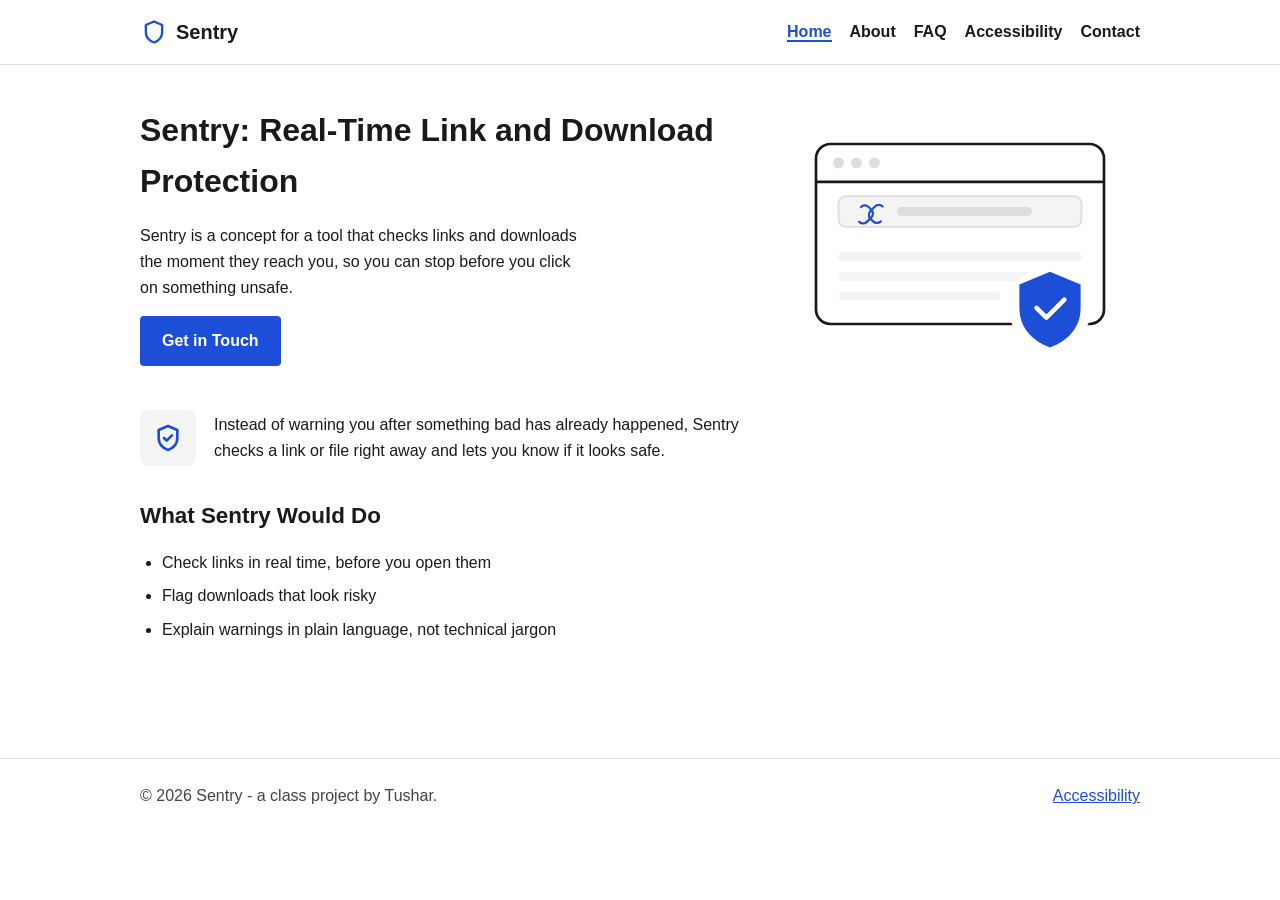
<file: index.html>
<!DOCTYPE html>
<html lang="en">
<head>
<meta charset="UTF-8">
<meta name="viewport" content="width=device-width, initial-scale=1.0">
<title>Sentry - Real-Time Link and Download Protection</title>
<meta name="description" content="Sentry is a concept for real-time link and download protection that warns you before you click on something unsafe.">
<link rel="icon" type="image/svg+xml" href="icons/shield.svg">
<link rel="stylesheet" href="style.css">
</head>
<body>

<header>
  <div class="container nav-wrap">
    <a href="index.html" class="logo">
      <img src="icons/shield.svg" alt="" width="28" height="28">
      Sentry
    </a>
    <nav aria-label="Main">
      <ul>
        <li><a href="index.html" aria-current="page">Home</a></li>
        <li><a href="about.html">About</a></li>
        <li><a href="faq.html">FAQ</a></li>
        <li><a href="accessibility.html">Accessibility</a></li>
        <li><a href="contact.html">Contact</a></li>
      </ul>
    </nav>
  </div>
</header>

<main>
  <div class="container">
    <div class="hero">
      <div class="hero-text">
        <h1>Sentry: Real-Time Link and Download Protection</h1>
        <p>Sentry is a concept for a tool that checks links and downloads the moment they reach you, so you can stop before you click on something unsafe.</p>
        <p><a href="contact.html" class="btn">Get in Touch</a></p>
      </div>
      <img src="icons/scan-safe.svg" alt="Illustration of a browser window where Sentry link protection has checked a link and marked it safe with a shield checkmark badge" class="hero-illustration">
    </div>

    <section aria-label="What makes Sentry different">
      <div class="icon-block">
        <img src="icons/check-shield.svg" alt="Sentry shield with a checkmark, representing a link that has been verified as safe" width="56" height="56">
        <p>Instead of warning you after something bad has already happened, Sentry checks a link or file right away and lets you know if it looks safe.</p>
      </div>
    </section>

    <section aria-labelledby="what-heading">
      <h2 id="what-heading">What Sentry Would Do</h2>
      <ul class="plain">
        <li>Check links in real time, before you open them</li>
        <li>Flag downloads that look risky</li>
        <li>Explain warnings in plain language, not technical jargon</li>
      </ul>
    </section>
  </div>
</main>

<footer>
  <div class="container footer-wrap">
    <p>&copy; 2026 Sentry - a class project by Tushar.</p>
    <p><a href="accessibility.html">Accessibility</a></p>
  </div>
</footer>

<script src="script.js"></script>
</body>
</html>
</file>
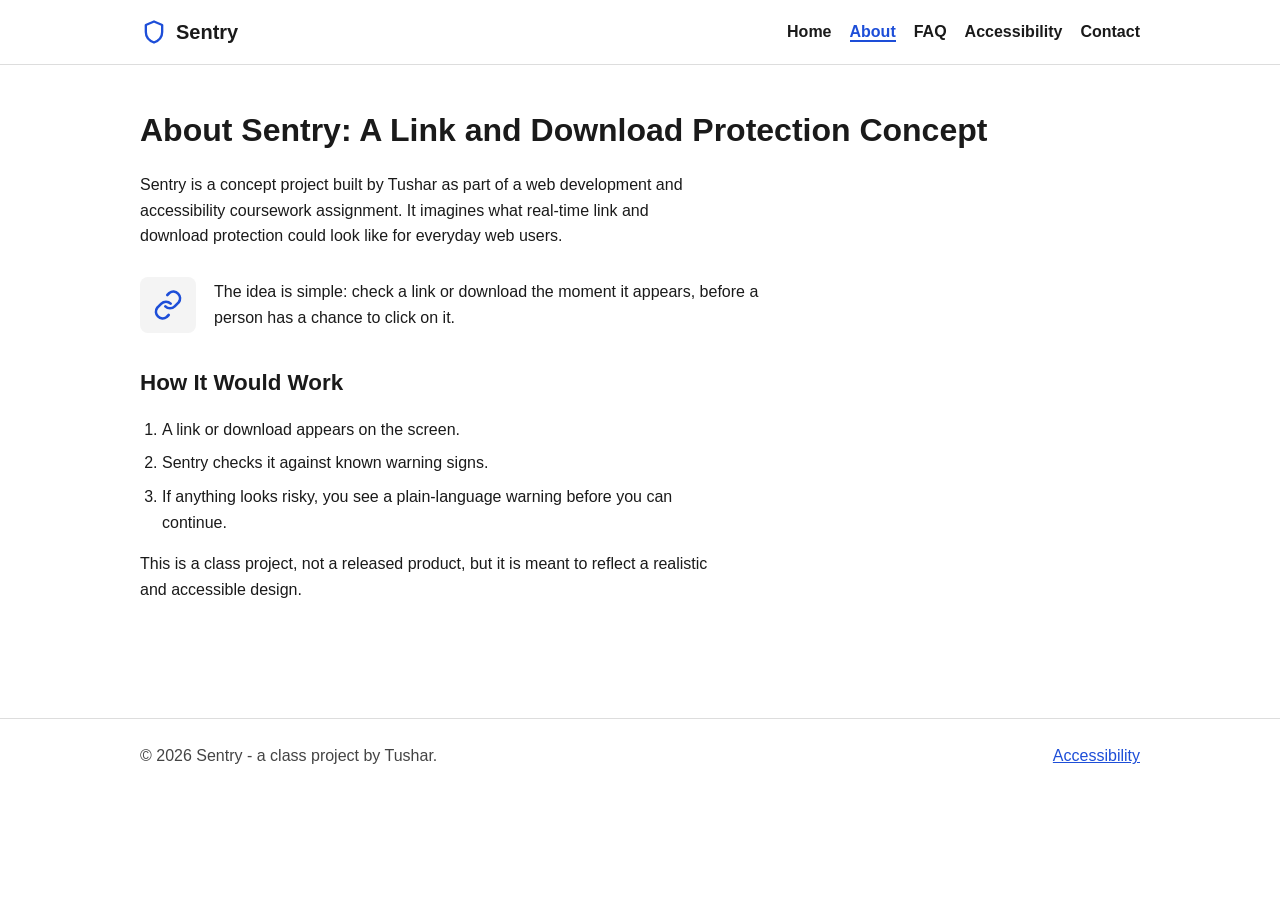
<file: about.html>
<!DOCTYPE html>
<html lang="en">
<head>
<meta charset="UTF-8">
<meta name="viewport" content="width=device-width, initial-scale=1.0">
<title>About Sentry - Link and Download Protection Concept</title>
<meta name="description" content="About the Sentry concept: a link and download protection tool built as a web development coursework project.">
<link rel="icon" type="image/svg+xml" href="icons/shield.svg">
<link rel="stylesheet" href="style.css">
</head>
<body>

<header>
  <div class="container nav-wrap">
    <a href="index.html" class="logo">
      <img src="icons/shield.svg" alt="" width="28" height="28">
      Sentry
    </a>
    <nav aria-label="Main">
      <ul>
        <li><a href="index.html">Home</a></li>
        <li><a href="about.html" aria-current="page">About</a></li>
        <li><a href="faq.html">FAQ</a></li>
        <li><a href="accessibility.html">Accessibility</a></li>
        <li><a href="contact.html">Contact</a></li>
      </ul>
    </nav>
  </div>
</header>

<main>
  <div class="container">
    <h1>About Sentry: A Link and Download Protection Concept</h1>
    <p>Sentry is a concept project built by Tushar as part of a web development and accessibility coursework assignment. It imagines what real-time link and download protection could look like for everyday web users.</p>

    <section aria-label="The core idea">
      <div class="icon-block">
        <img src="icons/link.svg" alt="Chain link icon representing a web link checked by Sentry link protection" width="56" height="56">
        <p>The idea is simple: check a link or download the moment it appears, before a person has a chance to click on it.</p>
      </div>
    </section>

    <section aria-labelledby="how-heading">
      <h2 id="how-heading">How It Would Work</h2>
      <ol class="plain">
        <li>A link or download appears on the screen.</li>
        <li>Sentry checks it against known warning signs.</li>
        <li>If anything looks risky, you see a plain-language warning before you can continue.</li>
      </ol>
    </section>

    <p>This is a class project, not a released product, but it is meant to reflect a realistic and accessible design.</p>
  </div>
</main>

<footer>
  <div class="container footer-wrap">
    <p>&copy; 2026 Sentry - a class project by Tushar.</p>
    <p><a href="accessibility.html">Accessibility</a></p>
  </div>
</footer>

<script src="script.js"></script>
</body>
</html>
</file>
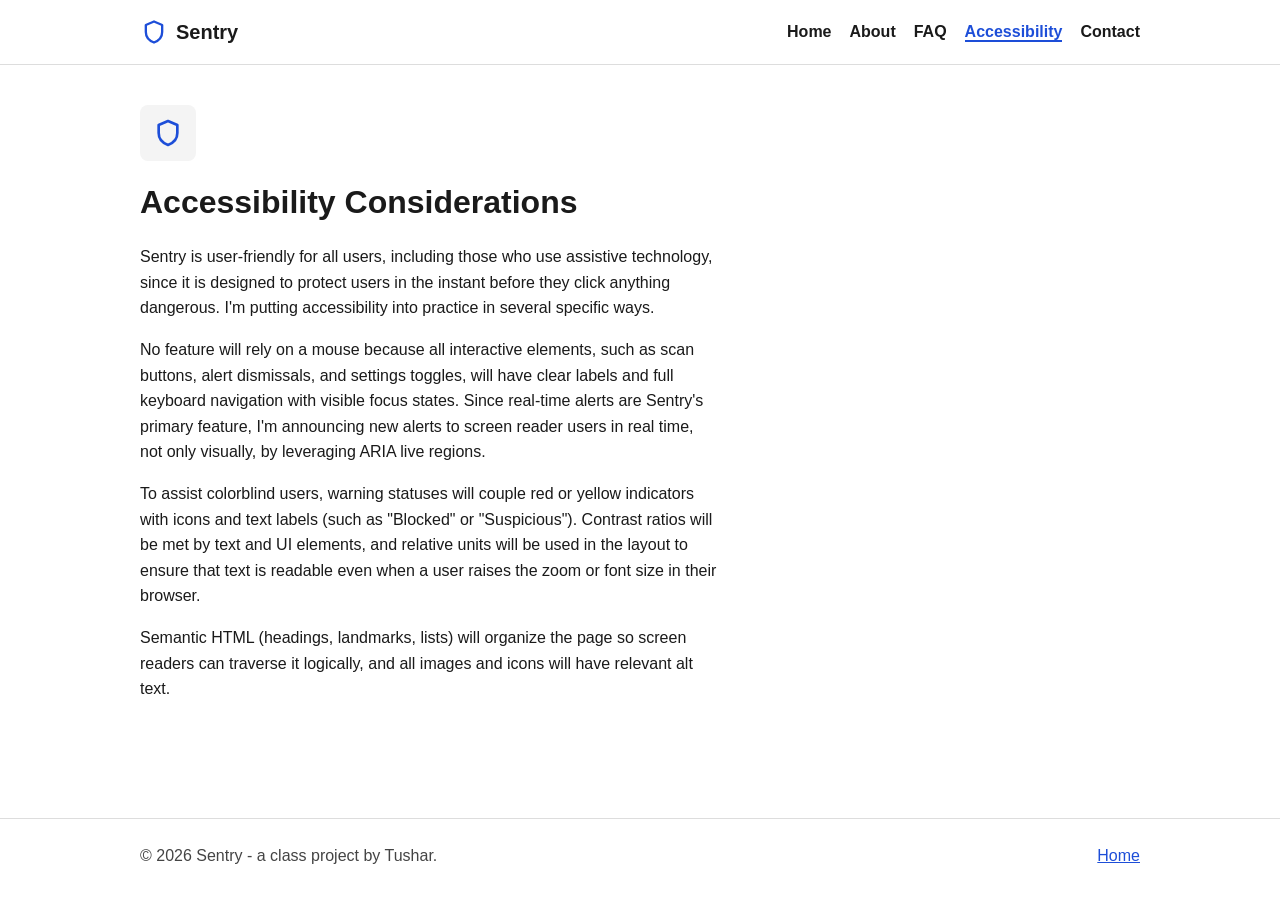
<file: accessibility.html>
<!DOCTYPE html>
<html lang="en">
<head>
<meta charset="UTF-8">
<meta name="viewport" content="width=device-width, initial-scale=1.0">
<title>Accessibility Considerations - Sentry</title>
<meta name="description" content="How Sentry approaches accessibility: keyboard navigation, screen reader support, color-blind-safe alerts, and WCAG-compliant contrast and text sizing.">
<link rel="icon" type="image/svg+xml" href="icons/shield.svg">
<link rel="stylesheet" href="style.css">
</head>
<body>

<header>
  <div class="container nav-wrap">
    <a href="index.html" class="logo">
      <img src="icons/shield.svg" alt="" width="28" height="28">
      Sentry
    </a>
    <nav aria-label="Main">
      <ul>
        <li><a href="index.html">Home</a></li>
        <li><a href="about.html">About</a></li>
        <li><a href="faq.html">FAQ</a></li>
        <li><a href="accessibility.html" aria-current="page">Accessibility</a></li>
        <li><a href="contact.html">Contact</a></li>
      </ul>
    </nav>
  </div>
</header>

<main>
  <div class="container">
    <img src="icons/shield.svg" alt="Sentry shield icon" width="56" height="56" class="page-icon">
    <h1>Accessibility Considerations</h1>

    <p>Sentry is user-friendly for all users, including those who use assistive technology, since it is designed to protect users in the instant before they click anything dangerous. I'm putting accessibility into practice in several specific ways.</p>

    <p>No feature will rely on a mouse because all interactive elements, such as scan buttons, alert dismissals, and settings toggles, will have clear labels and full keyboard navigation with visible focus states. Since real-time alerts are Sentry's primary feature, I'm announcing new alerts to screen reader users in real time, not only visually, by leveraging ARIA live regions.</p>

    <p>To assist colorblind users, warning statuses will couple red or yellow indicators with icons and text labels (such as "Blocked" or "Suspicious"). Contrast ratios will be met by text and UI elements, and relative units will be used in the layout to ensure that text is readable even when a user raises the zoom or font size in their browser.</p>

    <p>Semantic HTML (headings, landmarks, lists) will organize the page so screen readers can traverse it logically, and all images and icons will have relevant alt text.</p>
  </div>
</main>

<footer>
  <div class="container footer-wrap">
    <p>&copy; 2026 Sentry - a class project by Tushar.</p>
    <p><a href="index.html">Home</a></p>
  </div>
</footer>

<script src="script.js"></script>
</body>
</html>
</file>
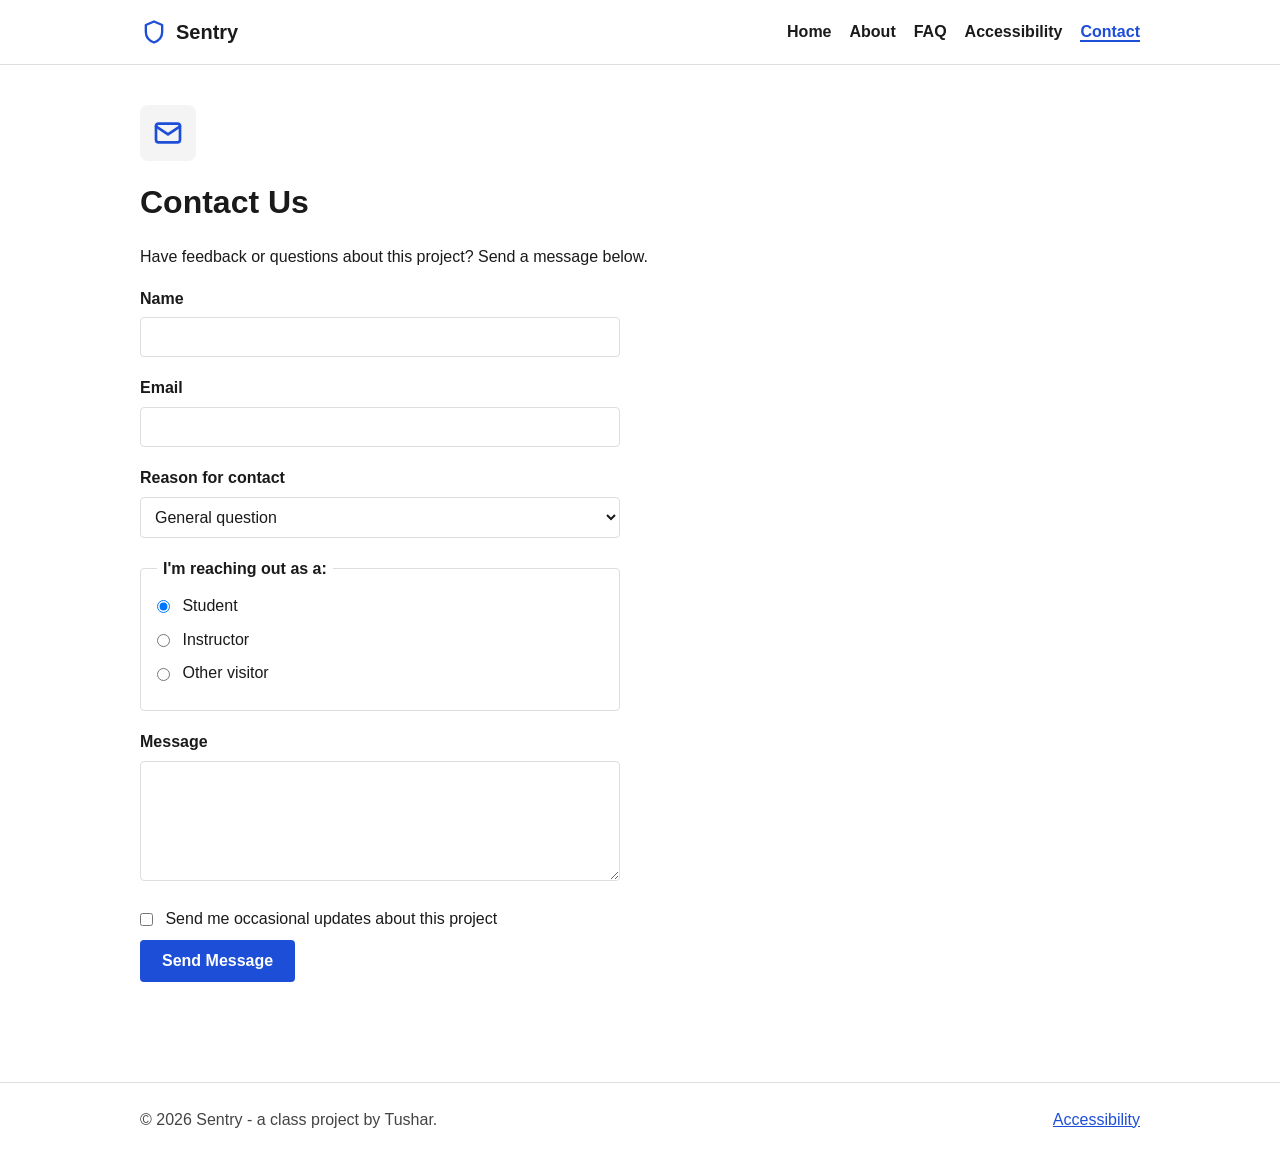
<file: contact.html>
<!DOCTYPE html>
<html lang="en">
<head>
<meta charset="UTF-8">
<meta name="viewport" content="width=device-width, initial-scale=1.0">
<title>Contact - Sentry</title>
<meta name="description" content="Get in touch about the Sentry project using this simple contact form.">
<link rel="icon" type="image/svg+xml" href="icons/shield.svg">
<link rel="stylesheet" href="style.css">
</head>
<body>

<header>
  <div class="container nav-wrap">
    <a href="index.html" class="logo">
      <img src="icons/shield.svg" alt="" width="28" height="28">
      Sentry
    </a>
    <nav aria-label="Main">
      <ul>
        <li><a href="index.html">Home</a></li>
        <li><a href="about.html">About</a></li>
        <li><a href="faq.html">FAQ</a></li>
        <li><a href="accessibility.html">Accessibility</a></li>
        <li><a href="contact.html" aria-current="page">Contact</a></li>
      </ul>
    </nav>
  </div>
</header>

<main>
  <div class="container">
    <img src="icons/mail.svg" alt="Envelope icon for contacting the Sentry project" width="56" height="56" class="page-icon">
    <h1>Contact Us</h1>
    <p>Have feedback or questions about this project? Send a message below.</p>

    <form id="contact-form" novalidate>
      <label for="name">Name</label>
      <input type="text" id="name" name="name" autocomplete="name" aria-describedby="name-error" required>
      <span class="field-error" id="name-error"></span>

      <label for="email">Email</label>
      <input type="email" id="email" name="email" autocomplete="email" aria-describedby="email-error" required>
      <span class="field-error" id="email-error"></span>

      <label for="reason">Reason for contact</label>
      <select id="reason" name="reason">
        <option value="question">General question</option>
        <option value="feedback">Feedback on the concept</option>
        <option value="issue">Report a possible issue</option>
      </select>

      <fieldset>
        <legend>I'm reaching out as a:</legend>
        <label class="radio-label"><input type="radio" name="role" value="student" checked> Student</label>
        <label class="radio-label"><input type="radio" name="role" value="instructor"> Instructor</label>
        <label class="radio-label"><input type="radio" name="role" value="other"> Other visitor</label>
      </fieldset>

      <label for="message">Message</label>
      <textarea id="message" name="message" aria-describedby="message-error" required></textarea>
      <span class="field-error" id="message-error"></span>

      <label class="checkbox-label"><input type="checkbox" id="updates" name="updates"> Send me occasional updates about this project</label>

      <button type="submit" class="btn">Send Message</button>

      <p class="confirm-msg" id="confirm-msg" role="status">Thanks! This is a demo form for a class project, so no message is actually sent anywhere.</p>
    </form>
  </div>
</main>

<footer>
  <div class="container footer-wrap">
    <p>&copy; 2026 Sentry - a class project by Tushar.</p>
    <p><a href="accessibility.html">Accessibility</a></p>
  </div>
</footer>

<script src="script.js"></script>
</body>
</html>
</file>
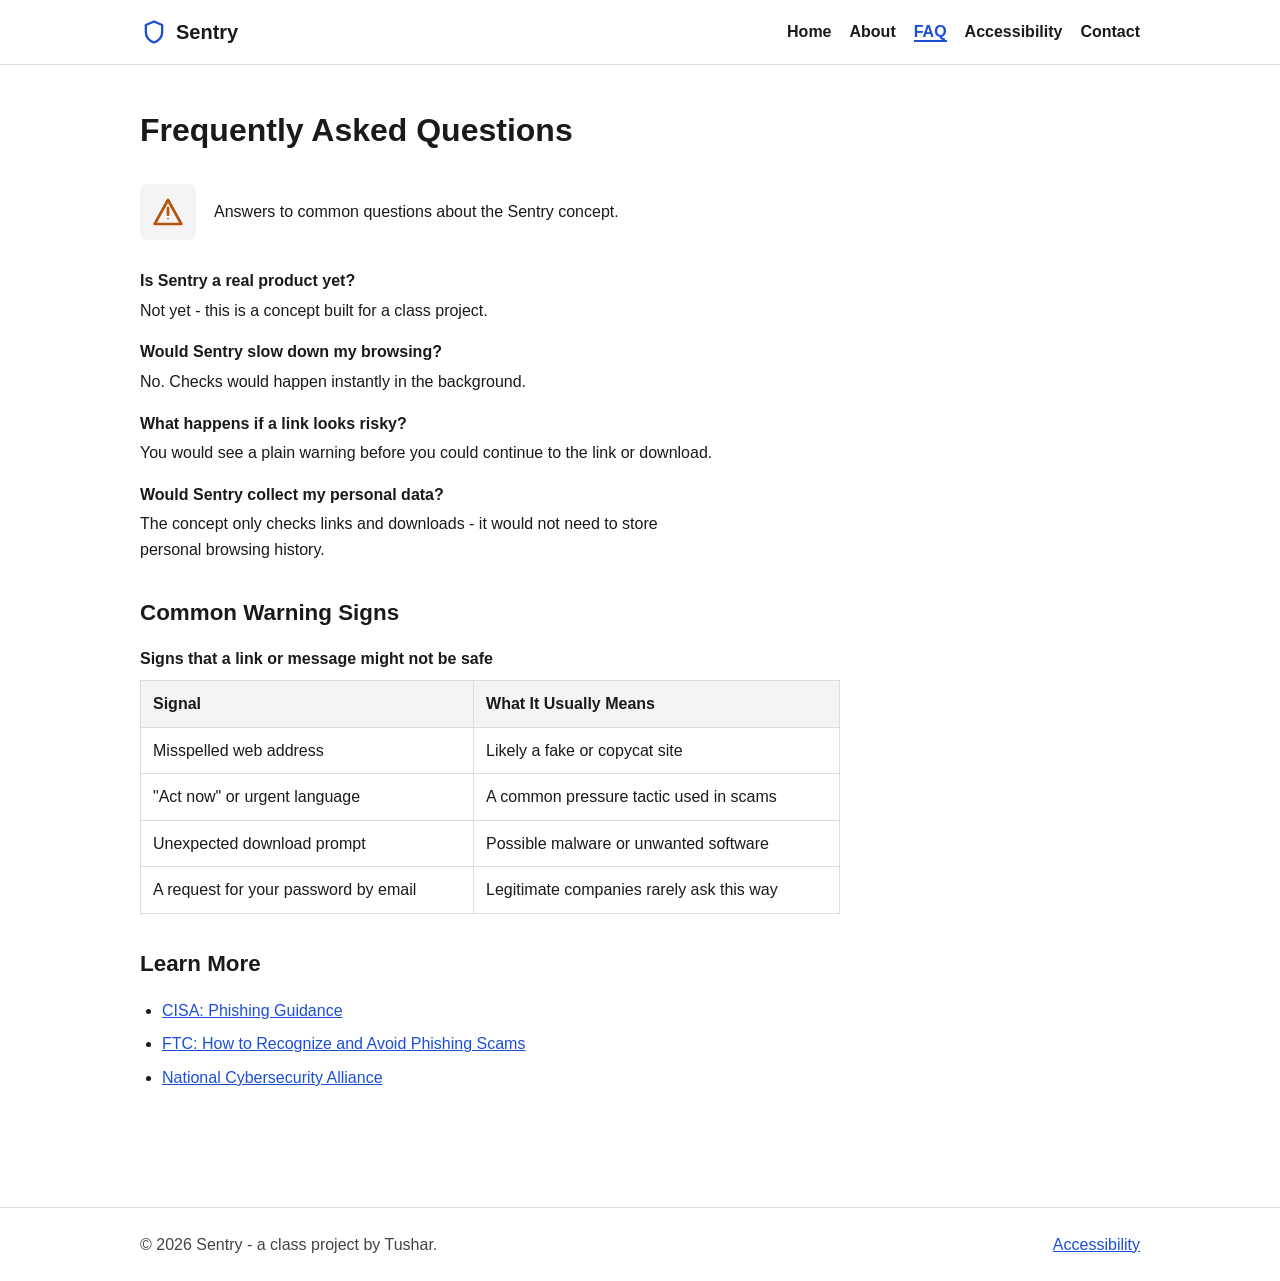
<file: FAQ.html>
<!DOCTYPE html>
<html lang="en">
<head>
<meta charset="UTF-8">
<meta name="viewport" content="width=device-width, initial-scale=1.0">
<title>FAQ - Sentry</title>
<meta name="description" content="Frequently asked questions about the Sentry concept, plus common phishing warning signs and links to learn more.">
<link rel="stylesheet" href="style.css">
</head>
<body>

<header>
  <div class="container nav-wrap">
    <a href="index.html" class="logo">
      <img src="icons/shield.svg" alt="" width="28" height="28">
      Sentry
    </a>
    <nav aria-label="Main">
      <ul>
        <li><a href="index.html">Home</a></li>
        <li><a href="about.html">About</a></li>
        <li><a href="faq.html" aria-current="page">FAQ</a></li>
        <li><a href="accessibility.html">Accessibility</a></li>
        <li><a href="contact.html">Contact</a></li>
      </ul>
    </nav>
  </div>
</header>

<main>
  <div class="container">
    <h1>Frequently Asked Questions</h1>

    <div class="icon-block">
      <img src="icons/warning.svg" alt="Warning triangle icon" width="40" height="40">
      <p>Answers to common questions about the Sentry concept.</p>
    </div>

    <dl>
      <dt>Is Sentry a real product yet?</dt>
      <dd>Not yet - this is a concept built for a class project.</dd>

      <dt>Would Sentry slow down my browsing?</dt>
      <dd>No. Checks would happen instantly in the background.</dd>

      <dt>What happens if a link looks risky?</dt>
      <dd>You would see a plain warning before you could continue to the link or download.</dd>

      <dt>Would Sentry collect my personal data?</dt>
      <dd>The concept only checks links and downloads - it would not need to store personal browsing history.</dd>
    </dl>

    <h2>Common Warning Signs</h2>
    <table>
      <caption>Signs that a link or message might not be safe</caption>
      <thead>
        <tr><th scope="col">Signal</th><th scope="col">What It Usually Means</th></tr>
      </thead>
      <tbody>
        <tr><td>Misspelled web address</td><td>Likely a fake or copycat site</td></tr>
        <tr><td>"Act now" or urgent language</td><td>A common pressure tactic used in scams</td></tr>
        <tr><td>Unexpected download prompt</td><td>Possible malware or unwanted software</td></tr>
        <tr><td>A request for your password by email</td><td>Legitimate companies rarely ask this way</td></tr>
      </tbody>
    </table>

    <h2>Learn More</h2>
    <ul class="plain">
      <li><a href="https://www.cisa.gov/resources-tools/resources/phishing-guidance-stopping-attack-cycle-phase-one" target="_blank" rel="noopener">CISA: Phishing Guidance</a></li>
      <li><a href="https://consumer.ftc.gov/articles/how-recognize-and-avoid-phishing-scams" target="_blank" rel="noopener">FTC: How to Recognize and Avoid Phishing Scams</a></li>
      <li><a href="https://staysafeonline.org/" target="_blank" rel="noopener">National Cybersecurity Alliance</a></li>
    </ul>
  </div>
</main>

<footer>
  <div class="container footer-wrap">
    <p>&copy; 2026 Sentry - a class project by Tushar.</p>
    <p><a href="accessibility.html">Accessibility</a></p>
  </div>
</footer>

<script src="script.js"></script>
</body>
</html>
</file>
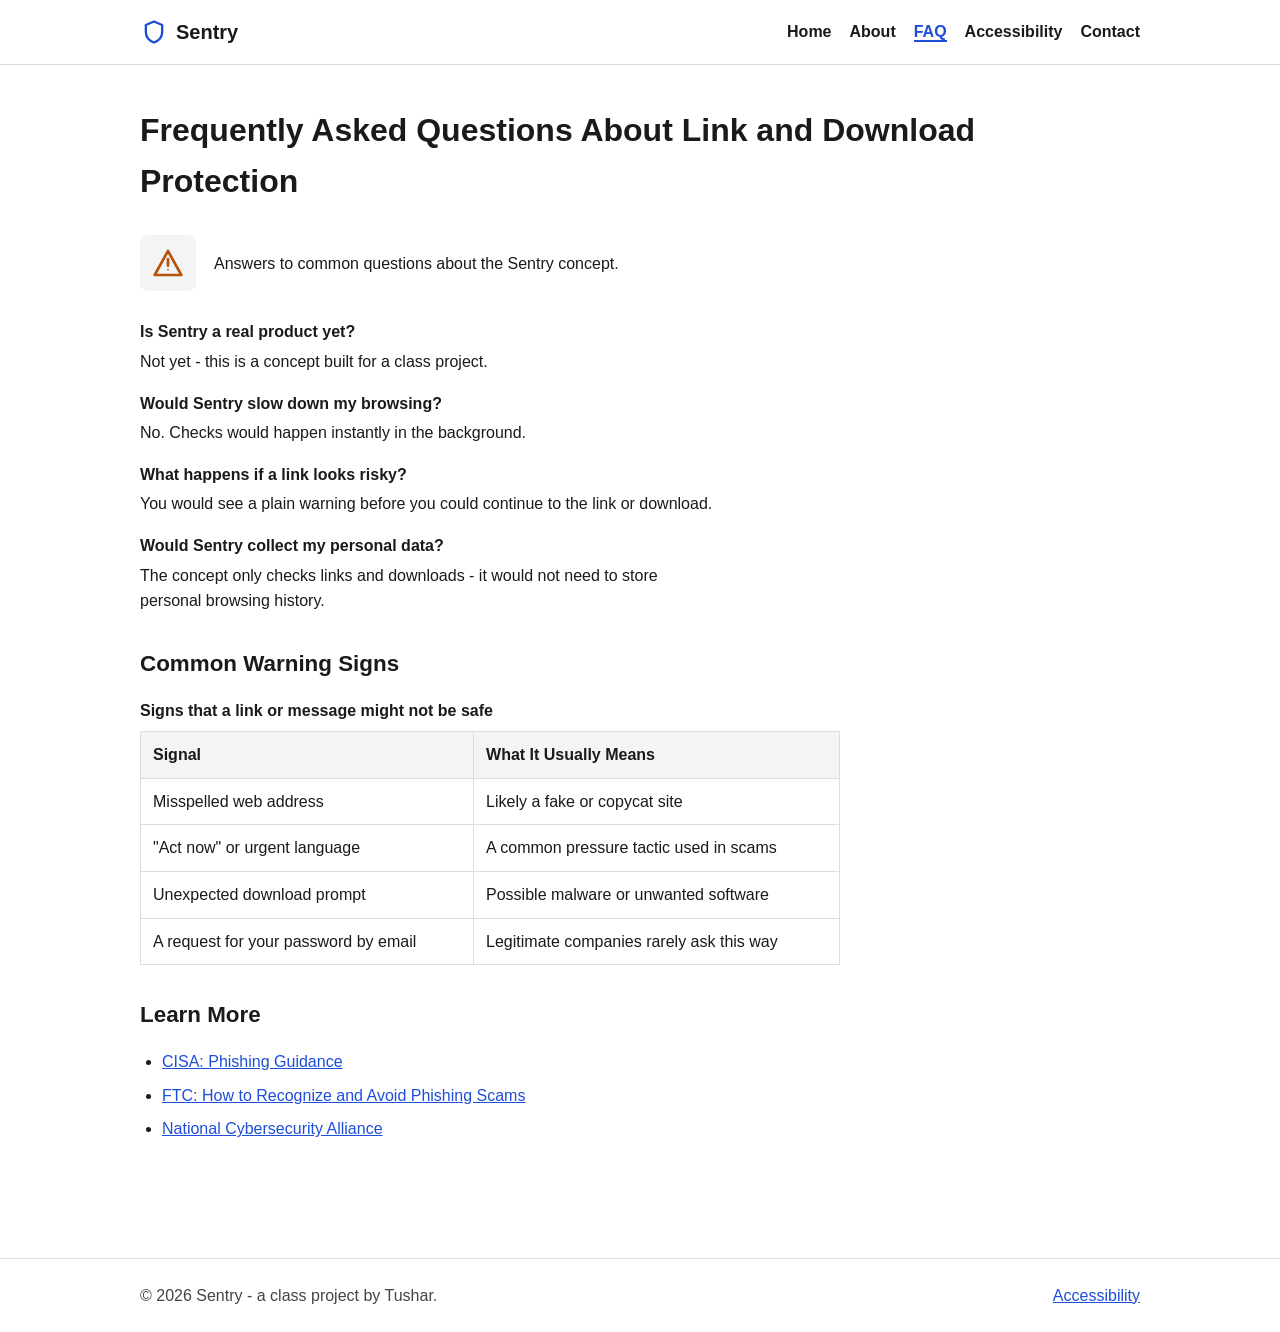
<file: faq.html>
<!DOCTYPE html>
<html lang="en">
<head>
<meta charset="UTF-8">
<meta name="viewport" content="width=device-width, initial-scale=1.0">
<title>FAQ - Sentry Link and Download Protection</title>
<meta name="description" content="Frequently asked questions about the Sentry concept, plus common phishing warning signs and links to learn more.">
<link rel="icon" type="image/svg+xml" href="icons/shield.svg">
<link rel="stylesheet" href="style.css">
</head>
<body>

<header>
  <div class="container nav-wrap">
    <a href="index.html" class="logo">
      <img src="icons/shield.svg" alt="" width="28" height="28">
      Sentry
    </a>
    <nav aria-label="Main">
      <ul>
        <li><a href="index.html">Home</a></li>
        <li><a href="about.html">About</a></li>
        <li><a href="faq.html" aria-current="page">FAQ</a></li>
        <li><a href="accessibility.html">Accessibility</a></li>
        <li><a href="contact.html">Contact</a></li>
      </ul>
    </nav>
  </div>
</header>

<main>
  <div class="container">
    <h1>Frequently Asked Questions About Link and Download Protection</h1>

    <section aria-label="Introduction">
      <div class="icon-block">
        <img src="icons/warning.svg" alt="Warning triangle icon for link and download protection questions" width="56" height="56">
        <p>Answers to common questions about the Sentry concept.</p>
      </div>

      <dl>
        <dt>Is Sentry a real product yet?</dt>
        <dd>Not yet - this is a concept built for a class project.</dd>

        <dt>Would Sentry slow down my browsing?</dt>
        <dd>No. Checks would happen instantly in the background.</dd>

        <dt>What happens if a link looks risky?</dt>
        <dd>You would see a plain warning before you could continue to the link or download.</dd>

        <dt>Would Sentry collect my personal data?</dt>
        <dd>The concept only checks links and downloads - it would not need to store personal browsing history.</dd>
      </dl>
    </section>

    <section aria-labelledby="signs-heading">
      <h2 id="signs-heading">Common Warning Signs</h2>
      <table>
        <caption>Signs that a link or message might not be safe</caption>
        <thead>
          <tr><th scope="col">Signal</th><th scope="col">What It Usually Means</th></tr>
        </thead>
        <tbody>
          <tr><td>Misspelled web address</td><td>Likely a fake or copycat site</td></tr>
          <tr><td>"Act now" or urgent language</td><td>A common pressure tactic used in scams</td></tr>
          <tr><td>Unexpected download prompt</td><td>Possible malware or unwanted software</td></tr>
          <tr><td>A request for your password by email</td><td>Legitimate companies rarely ask this way</td></tr>
        </tbody>
      </table>
    </section>

    <section aria-labelledby="learn-heading">
      <h2 id="learn-heading">Learn More</h2>
      <ul class="plain">
        <li><a href="https://www.cisa.gov/resources-tools/resources/phishing-guidance-stopping-attack-cycle-phase-one" target="_blank" rel="noopener">CISA: Phishing Guidance</a></li>
        <li><a href="https://consumer.ftc.gov/articles/how-recognize-and-avoid-phishing-scams" target="_blank" rel="noopener">FTC: How to Recognize and Avoid Phishing Scams</a></li>
        <li><a href="https://staysafeonline.org/" target="_blank" rel="noopener">National Cybersecurity Alliance</a></li>
      </ul>
    </section>
  </div>
</main>

<footer>
  <div class="container footer-wrap">
    <p>&copy; 2026 Sentry - a class project by Tushar.</p>
    <p><a href="accessibility.html">Accessibility</a></p>
  </div>
</footer>

<script src="script.js"></script>
</body>
</html>
</file>
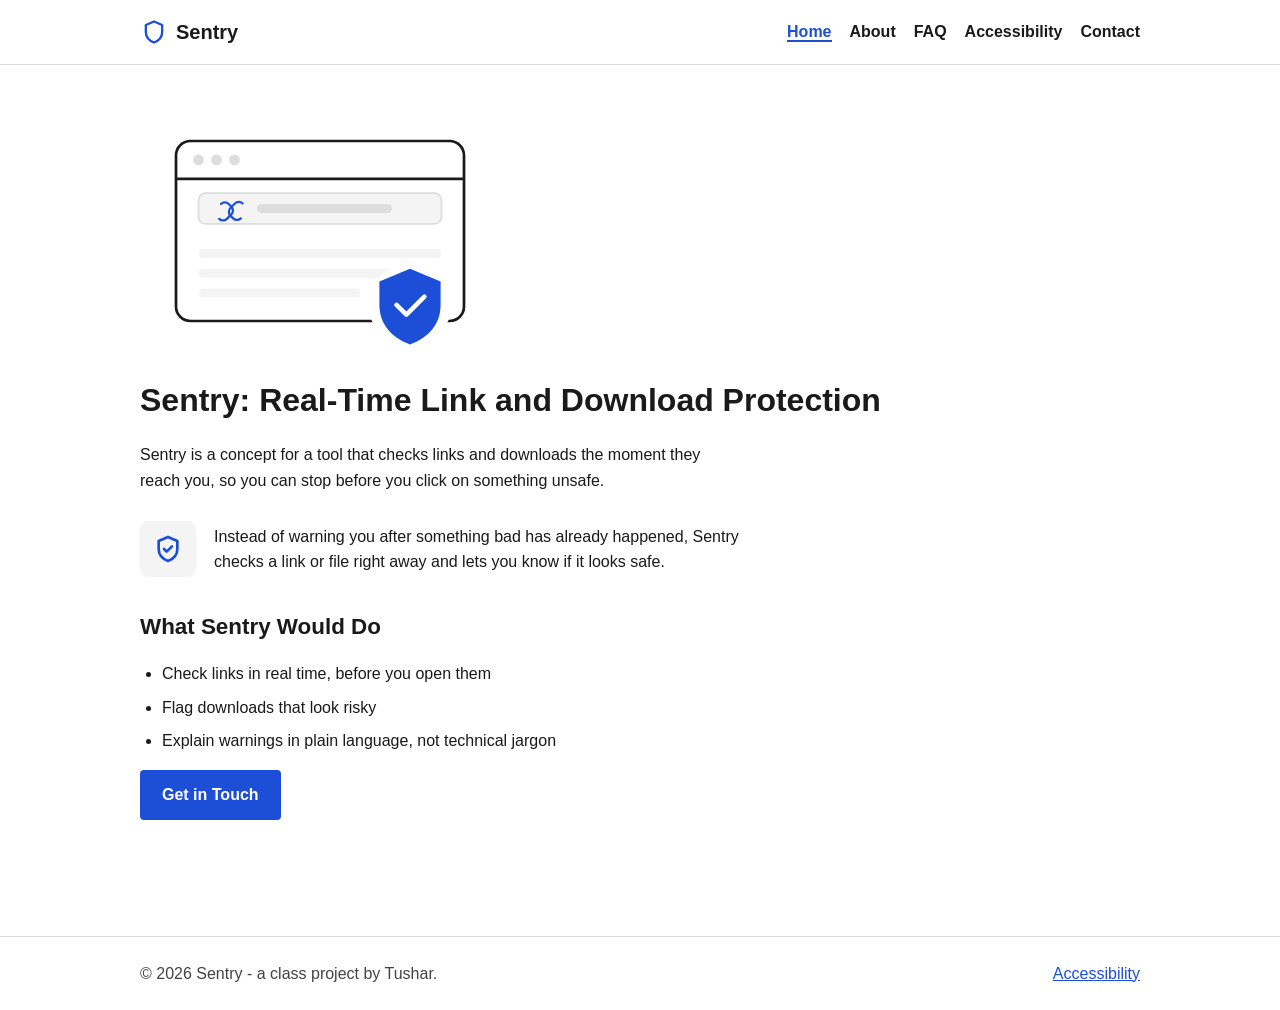
<file: index_2.html>
<!DOCTYPE html>
<html lang="en">
<head>
<meta charset="UTF-8">
<meta name="viewport" content="width=device-width, initial-scale=1.0">
<title>Sentry - Real-Time Link and Download Protection</title>
<meta name="description" content="Sentry is a concept for real-time link and download protection that warns you before you click on something unsafe.">
<link rel="icon" type="image/svg+xml" href="icons/shield.svg">
<link rel="stylesheet" href="style.css">
</head>
<body>

<header>
  <div class="container nav-wrap">
    <a href="index.html" class="logo">
      <img src="icons/shield.svg" alt="" width="28" height="28">
      Sentry
    </a>
    <nav aria-label="Main">
      <ul>
        <li><a href="index.html" aria-current="page">Home</a></li>
        <li><a href="about.html">About</a></li>
        <li><a href="faq.html">FAQ</a></li>
        <li><a href="accessibility.html">Accessibility</a></li>
        <li><a href="contact.html">Contact</a></li>
      </ul>
    </nav>
  </div>
</header>

<main>
  <div class="container">
    <img src="icons/scan-safe.svg" alt="Illustration of a browser window with a link being checked, marked safe by a shield checkmark badge" class="hero-illustration">
    <h1>Sentry: Real-Time Link and Download Protection</h1>
    <p>Sentry is a concept for a tool that checks links and downloads the moment they reach you, so you can stop before you click on something unsafe.</p>

    <section aria-label="What makes Sentry different">
      <div class="icon-block">
        <img src="icons/check-shield.svg" alt="Shield with a checkmark, representing a link that has been verified as safe" width="56" height="56">
        <p>Instead of warning you after something bad has already happened, Sentry checks a link or file right away and lets you know if it looks safe.</p>
      </div>
    </section>

    <section aria-labelledby="what-heading">
      <h2 id="what-heading">What Sentry Would Do</h2>
      <ul class="plain">
        <li>Check links in real time, before you open them</li>
        <li>Flag downloads that look risky</li>
        <li>Explain warnings in plain language, not technical jargon</li>
      </ul>
    </section>

    <p><a href="contact.html" class="btn">Get in Touch</a></p>
  </div>
</main>

<footer>
  <div class="container footer-wrap">
    <p>&copy; 2026 Sentry - a class project by Tushar.</p>
    <p><a href="accessibility.html">Accessibility</a></p>
  </div>
</footer>

<script src="script.js"></script>
</body>
</html>
</file>
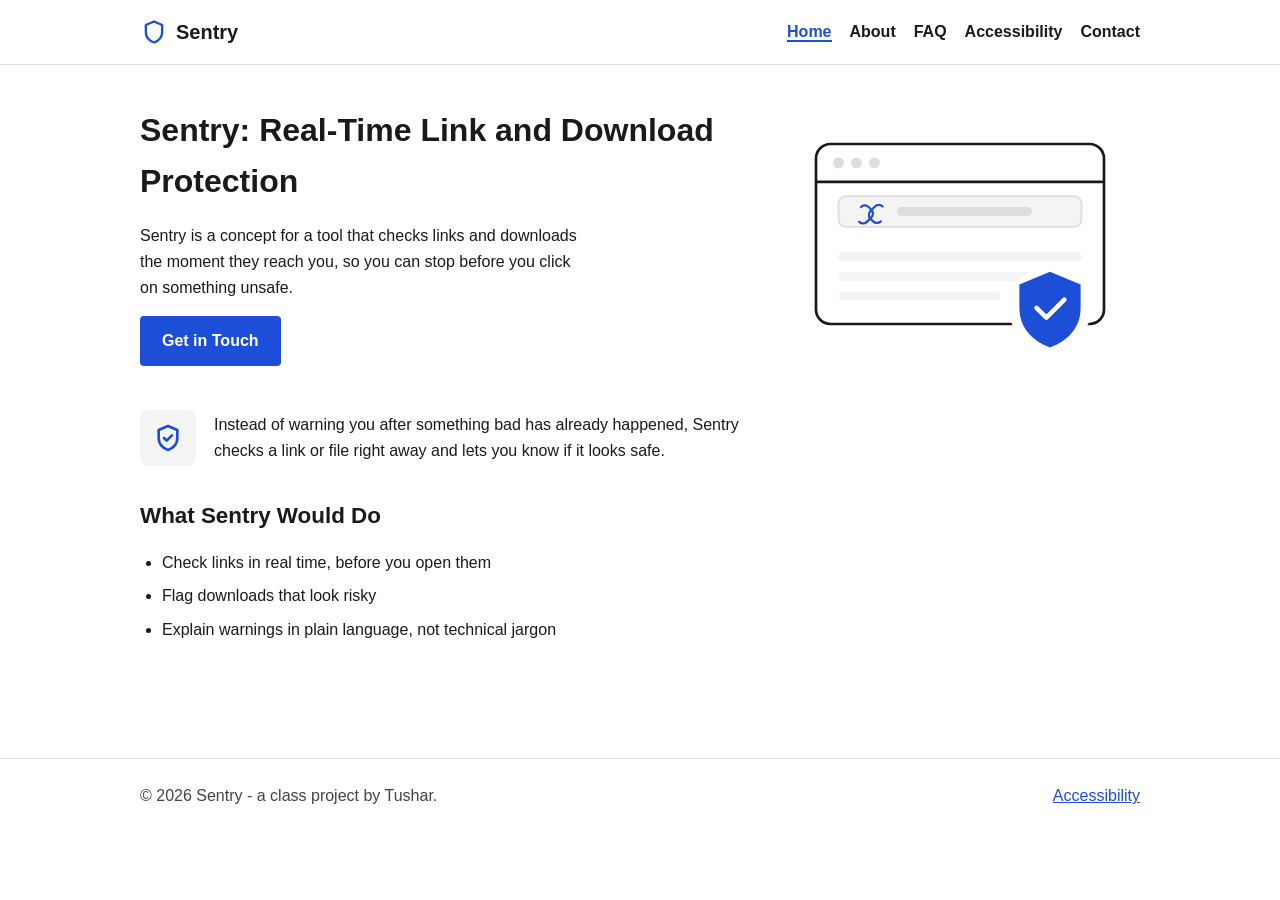
<file: index_3.html>
<!DOCTYPE html>
<html lang="en">
<head>
<meta charset="UTF-8">
<meta name="viewport" content="width=device-width, initial-scale=1.0">
<title>Sentry - Real-Time Link and Download Protection</title>
<meta name="description" content="Sentry is a concept for real-time link and download protection that warns you before you click on something unsafe.">
<link rel="icon" type="image/svg+xml" href="icons/shield.svg">
<link rel="stylesheet" href="style.css">
</head>
<body>

<header>
  <div class="container nav-wrap">
    <a href="index.html" class="logo">
      <img src="icons/shield.svg" alt="" width="28" height="28">
      Sentry
    </a>
    <nav aria-label="Main">
      <ul>
        <li><a href="index.html" aria-current="page">Home</a></li>
        <li><a href="about.html">About</a></li>
        <li><a href="faq.html">FAQ</a></li>
        <li><a href="accessibility.html">Accessibility</a></li>
        <li><a href="contact.html">Contact</a></li>
      </ul>
    </nav>
  </div>
</header>

<main>
  <div class="container">
    <div class="hero">
      <div class="hero-text">
        <h1>Sentry: Real-Time Link and Download Protection</h1>
        <p>Sentry is a concept for a tool that checks links and downloads the moment they reach you, so you can stop before you click on something unsafe.</p>
        <p><a href="contact.html" class="btn">Get in Touch</a></p>
      </div>
      <img src="icons/scan-safe.svg" alt="Illustration of a browser window with a link being checked, marked safe by a shield checkmark badge" class="hero-illustration">
    </div>

    <section aria-label="What makes Sentry different">
      <div class="icon-block">
        <img src="icons/check-shield.svg" alt="Shield with a checkmark, representing a link that has been verified as safe" width="56" height="56">
        <p>Instead of warning you after something bad has already happened, Sentry checks a link or file right away and lets you know if it looks safe.</p>
      </div>
    </section>

    <section aria-labelledby="what-heading">
      <h2 id="what-heading">What Sentry Would Do</h2>
      <ul class="plain">
        <li>Check links in real time, before you open them</li>
        <li>Flag downloads that look risky</li>
        <li>Explain warnings in plain language, not technical jargon</li>
      </ul>
    </section>
  </div>
</main>

<footer>
  <div class="container footer-wrap">
    <p>&copy; 2026 Sentry - a class project by Tushar.</p>
    <p><a href="accessibility.html">Accessibility</a></p>
  </div>
</footer>

<script src="script.js"></script>
</body>
</html>
</file>
<file: style.css>
/* ===== Base ===== */
:root {
  --text: #1a1a1a;
  --bg: #ffffff;
  --muted-bg: #f4f4f4;
  --border: #dddddd;
  --accent: #1d4ed8;
  --accent-dark: #1741b0;
  --warn: #b45309;
}

* { box-sizing: border-box; }

body {
  margin: 0;
  font-family: Arial, Helvetica, sans-serif;
  font-size: 1rem;
  line-height: 1.6;
  color: var(--text);
  background: var(--bg);
}

.container {
  max-width: 1040px;
  margin: 0 auto;
  padding: 0 20px;
}

h1 { font-size: 2rem; margin: 0 0 16px; }
h2 { font-size: 1.4rem; margin: 32px 0 12px; }
p { margin: 0 0 16px; max-width: 65ch; }
a { color: var(--accent); }

/* ===== Header / Nav ===== */
header {
  border-bottom: 1px solid var(--border);
  padding: 16px 0;
}

.nav-wrap {
  display: flex;
  align-items: center;
  justify-content: space-between;
  flex-wrap: wrap;
  gap: 12px;
}

.logo {
  display: flex;
  align-items: center;
  gap: 8px;
  font-size: 1.25rem;
  font-weight: bold;
  text-decoration: none;
  color: var(--text);
}

nav ul {
  list-style: none;
  display: flex;
  flex-wrap: wrap;
  gap: 18px;
  margin: 0;
  padding: 0;
}

nav a {
  text-decoration: none;
  color: var(--text);
  font-weight: bold;
}

nav a:hover,
nav a:focus {
  color: var(--accent);
  text-decoration: underline;
}

nav a[aria-current="page"] {
  color: var(--accent);
  border-bottom: 2px solid var(--accent);
}

/* ===== Main content ===== */
main {
  padding: 40px 0 60px;
}

.icon-block {
  display: flex;
  align-items: center;
  gap: 18px;
  margin: 28px 0;
}

.icon-block img {
  flex-shrink: 0;
  width: 56px;
  height: 56px;
  padding: 12px;
  background: var(--muted-bg);
  border-radius: var(--radius, 8px);
}

.icon-block p { margin: 0; }

/* Standalone icon above a page heading (Accessibility, Contact) */
.page-icon {
  display: block;
  width: 56px;
  height: 56px;
  padding: 12px;
  margin-bottom: 16px;
  background: var(--muted-bg);
  border-radius: var(--radius, 8px);
}

.hero {
  display: flex;
  align-items: center;
  gap: 40px;
  margin-bottom: 12px;
}

.hero-text {
  flex: 1 1 320px;
}

.hero-text h1 {
  margin-top: 0;
}

.hero-text p {
  max-width: 50ch;
}

.hero-illustration {
  display: block;
  flex: 1 1 280px;
  width: 100%;
  max-width: 360px;
  margin: 0;
}

@media (max-width: 700px) {
  .hero {
    flex-direction: column;
    align-items: flex-start;
  }

  .hero-illustration {
    max-width: 320px;
  }

  /* Larger tap targets for the menu on phones (46px minimum height) */
  nav a,
  .logo {
    display: inline-flex;
    align-items: center;
    min-height: 46px;
  }
}

ul.plain, ol.plain {
  padding-left: 22px;
  max-width: 65ch;
}

ul.plain li, ol.plain li {
  margin-bottom: 8px;
}

.btn {
  display: inline-block;
  background: var(--accent);
  color: #ffffff;
  padding: 12px 22px;
  border-radius: 4px;
  text-decoration: none;
  font-weight: bold;
  font-size: 1rem;
  border: none;
  cursor: pointer;
}

.btn:hover,
.btn:focus {
  background: var(--accent-dark);
}

/* ===== Table ===== */
table {
  border-collapse: collapse;
  width: 100%;
  max-width: 700px;
  margin: 16px 0 24px;
}

table caption {
  text-align: left;
  font-weight: bold;
  margin-bottom: 8px;
}

th, td {
  border: 1px solid var(--border);
  padding: 10px 12px;
  text-align: left;
}

th { background: var(--muted-bg); }

/* ===== Definition list (FAQ) ===== */
dl { max-width: 65ch; }
dt { font-weight: bold; margin-top: 16px; }
dd { margin: 4px 0 0; }

/* ===== Form (Contact) ===== */
form { max-width: 480px; }

label {
  display: block;
  font-weight: bold;
  margin-bottom: 6px;
}

input, textarea, select {
  width: 100%;
  padding: 10px;
  margin-bottom: 18px;
  border: 1px solid var(--border);
  border-radius: 4px;
  font-size: 1rem;
  font-family: inherit;
  background: #ffffff;
  color: var(--text);
}

textarea { min-height: 120px; resize: vertical; }

fieldset {
  border: 1px solid var(--border);
  border-radius: 4px;
  padding: 12px 16px 16px;
  margin: 0 0 18px;
}

legend {
  font-weight: bold;
  padding: 0 6px;
}

.radio-label, .checkbox-label {
  display: block;
  font-weight: normal;
  margin-bottom: 8px;
}

.radio-label input, .checkbox-label input {
  width: auto;
  margin: 0 8px 0 0;
  vertical-align: middle;
}

.confirm-msg {
  background: var(--muted-bg);
  border: 1px solid var(--border);
  padding: 14px 16px;
  border-radius: 4px;
  margin-top: 16px;
  display: none;
}

.confirm-msg.show { display: block; }

/* Inline validation messages (shown by script.js) */
.field-error {
  display: block;
  margin: -12px 0 18px;
  font-weight: bold;
  color: #b91c1c;
}

.field-error:empty { display: none; }

input[aria-invalid="true"],
textarea[aria-invalid="true"] {
  border: 2px solid #b91c1c;
}

/* ===== Footer ===== */
footer {
  border-top: 1px solid var(--border);
  padding: 24px 0;
  margin-top: 40px;
}

.footer-wrap {
  display: flex;
  justify-content: space-between;
  align-items: center;
  flex-wrap: wrap;
  gap: 10px;
  color: #444444;
}

.footer-wrap p { margin: 0; }

/* ===== Accessibility helpers ===== */
a:focus-visible,
button:focus-visible,
input:focus-visible,
textarea:focus-visible {
  outline: 3px solid var(--accent);
  outline-offset: 2px;
}

.visually-hidden {
  position: absolute;
  width: 1px;
  height: 1px;
  padding: 0;
  margin: -1px;
  overflow: hidden;
  clip: rect(0, 0, 0, 0);
  white-space: nowrap;
  border: 0;
}
</file>
